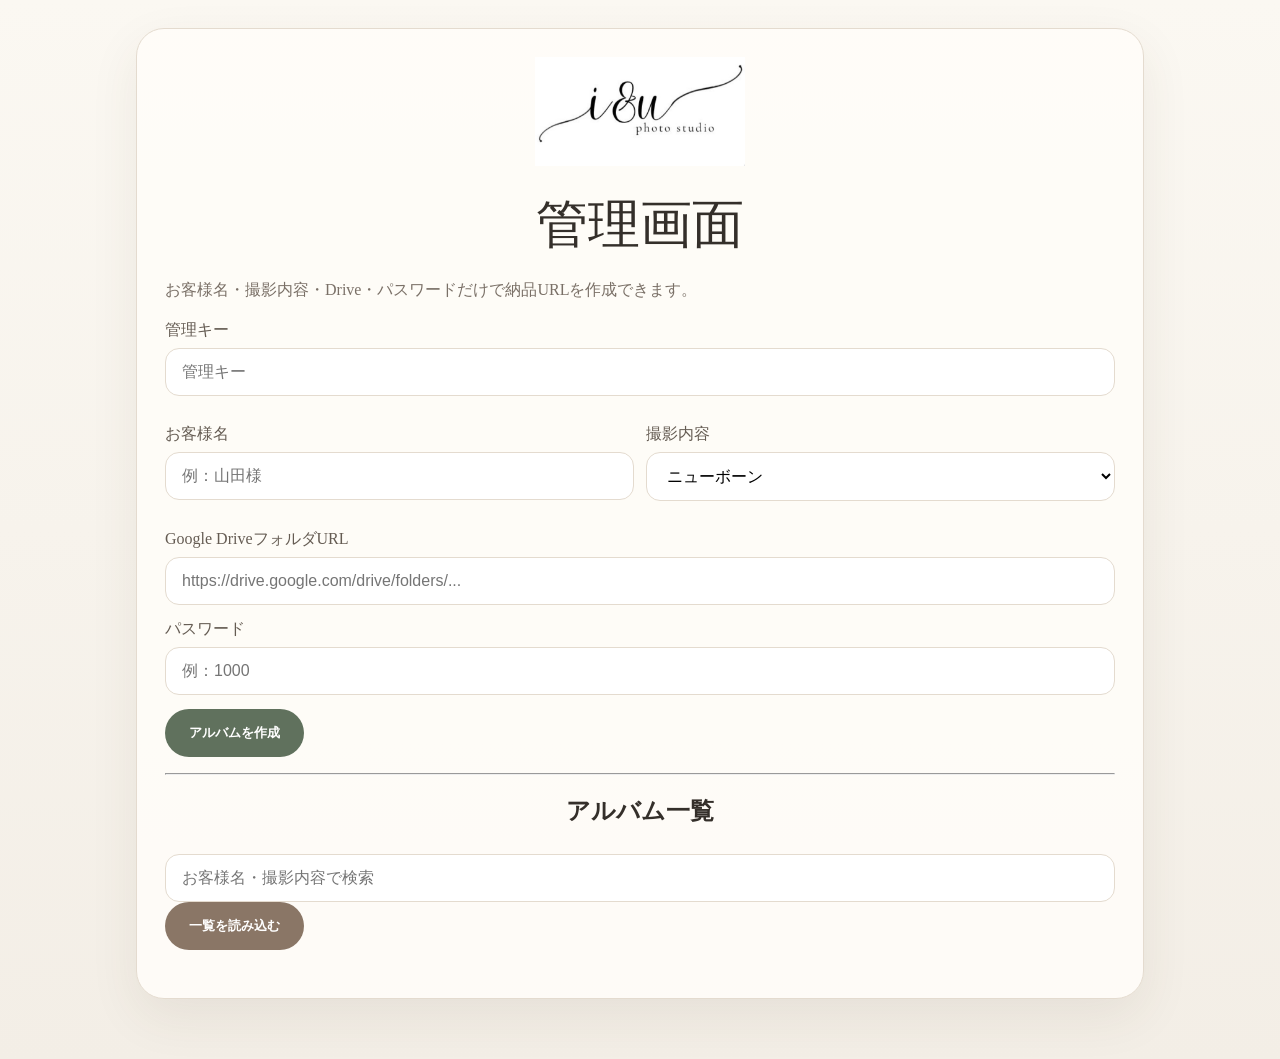
<file: admin.html>
<!doctype html><html lang="ja"><head><meta charset="utf-8"><meta name="viewport" content="width=device-width,initial-scale=1"><title>i&u admin</title><link rel="stylesheet" href="style.css"></head><body><main class="admin-main"><section class="admin-card"><img class="logo admin-logo" src="logo.jpeg" onerror="this.style.display='none'"><h1>管理画面</h1><p class="admin-lead">お客様名・撮影内容・Drive・パスワードだけで納品URLを作成できます。</p><label>管理キー<input id="keyInput" type="password" placeholder="管理キー"></label><div class="admin-grid"><label>お客様名<input id="customerInput" placeholder="例：山田様"></label><label>撮影内容<select id="typeInput"><optgroup label="ベビー"><option>ニューボーン</option><option>100日</option><option>お宮参り</option><option>ハーフバースデー</option><option>ころりんフォト</option><option>1000日</option><option>Birthday</option><option>ミルクバス</option><option>BOXフォト</option></optgroup><optgroup label="アニバーサリー"><option>アニバーサリー</option><option>家族写真</option><option>七五三</option><option>マタニティ</option></optgroup><optgroup label="季節・イベント"><option>撮影会</option><option>ひなまつり</option><option>こどもの日</option><option>クリスマス</option></optgroup><optgroup label="その他"><option>その他</option></optgroup></select></label></div><label>Google DriveフォルダURL<input id="folderInput" placeholder="https://drive.google.com/drive/folders/..."></label><label>パスワード<input id="passwordInputAdmin" placeholder="例：1000"></label><button id="saveAlbumBtn" class="button">アルバムを作成</button><p id="adminMessage" class="admin-message"></p><div id="resultBox" class="result-box" style="display:none"><p>お客様に送るURL</p><input id="albumUrlOutput" readonly><img id="qrImage" class="qr-image" style="display:none"><div class="toolbar"><button id="copyUrlBtn" class="button secondary">URLコピー</button><button id="copyTextBtn" class="button secondary">LINE文コピー</button><a id="previewLink" class="button" href="#" target="_blank">アルバム確認</a></div></div><hr><h2>アルバム一覧</h2><input id="searchInput" placeholder="お客様名・撮影内容で検索"><button id="loadListBtn" class="button secondary">一覧を読み込む</button><div id="dashboard" class="dashboard"></div><div id="albumList"></div></section></main><dialog id="editDialog" class="edit-dialog"><form method="dialog"><h2>アルバム編集</h2><input id="editSlug" type="hidden"><label>お客様名<input id="editCustomer"></label><label>撮影内容<input id="editType"></label><label>Google DriveフォルダURL またはID<input id="editFolder"></label><label>パスワード<input id="editPassword"></label><label>ダウンロード期限<input id="editLimit"></label><button id="updateAlbumBtn" class="button" type="button">保存する</button><button class="button secondary" value="cancel">閉じる</button></form></dialog><script>const ALBUM_API_URL="PASTE_APPS_SCRIPT_WEB_APP_URL_HERE";</script><script src="admin.js"></script></body></html>
</file>
<file: style.css>
:root{--bg:#f8f4ee;--card:#fffdf9;--ink:#342f2a;--muted:#7a7067;--line:#e4dbcf;--green:#60715d;--brown:#8a7666}*{box-sizing:border-box}body{margin:0;background:linear-gradient(180deg,#fbf8f2,#f3eee6);color:var(--ink);font-family:-apple-system,BlinkMacSystemFont,"Hiragino Mincho ProN","Yu Mincho",serif}a{text-decoration:none;color:inherit}.page,.admin-main{max-width:1040px;margin:0 auto;padding:28px 16px 60px}.hero,.password-card,.admin-card{background:rgba(255,253,249,.9);border:1px solid var(--line);border-radius:28px;box-shadow:0 18px 50px rgba(80,60,40,.08);padding:28px;text-align:center}.logo{display:block;max-width:260px;max-height:110px;object-fit:contain;margin:0 auto 24px}.admin-logo{max-width:210px}.eyebrow{letter-spacing:.26em;color:#9a8f84;font-size:12px}h1{font-size:clamp(30px,6vw,52px);font-weight:400;margin:10px 0}.message,.admin-lead,.save-guide{color:var(--muted);line-height:1.8}.album-info,.dashboard{display:grid;grid-template-columns:repeat(3,1fr);gap:10px;margin-top:20px}.album-info div,.dashboard div{background:#f8f4ee;border:1px solid var(--line);border-radius:18px;padding:12px}.album-info span{display:block;color:#94887e;font-size:12px;margin-bottom:5px}.password-card{margin-top:18px}input,select{width:100%;margin-top:7px;padding:14px 16px;border:1px solid var(--line);border-radius:14px;background:#fff;font-size:16px}label{display:block;text-align:left;color:#655c53;margin:14px 0}.button{display:inline-flex;align-items:center;justify-content:center;min-height:48px;padding:13px 24px;border:0;border-radius:999px;background:var(--green);color:white;font-weight:700;cursor:pointer}.button.secondary{background:var(--brown)}.button.line{background:#4f7f5e}.error{color:#b45555}.toolbar{display:flex;gap:10px;flex-wrap:wrap;justify-content:center;margin:16px 0}.gallery{display:grid;grid-template-columns:repeat(auto-fill,minmax(160px,1fr));gap:14px;margin-top:20px}.photo-card{position:relative;background:#fff;border-radius:18px;overflow:hidden;box-shadow:0 8px 24px rgba(50,40,30,.10)}.photo-button{border:0;background:transparent;padding:0;width:100%;display:block;cursor:pointer}.photo-button img{width:100%;aspect-ratio:1/1;object-fit:cover;display:block}.favorite-btn{position:absolute;top:8px;right:8px;z-index:2;width:38px;height:38px;border:0;border-radius:999px;background:rgba(255,255,255,.88);font-size:22px;color:#8e7568}.favorite-btn.is-active{color:#bd6b6b}.photo-actions,.lightbox-actions{display:flex;gap:8px;padding:10px;justify-content:center;flex-wrap:wrap}.photo-actions a,.lightbox-actions a{font-size:13px;border-radius:999px;padding:9px 12px;color:#fff}.original{background:var(--green)}.mobile{background:var(--brown)}.lightbox{display:none;position:fixed;inset:0;background:rgba(20,18,16,.92);z-index:999;align-items:center;justify-content:center;padding:74px 12px 86px}.lightbox.is-open{display:flex}#lightboxImage{max-width:100%;max-height:72vh;object-fit:contain;border-radius:12px;box-shadow:0 18px 60px rgba(0,0,0,.35);transition:transform .16s ease}.close{position:fixed;top:18px;right:18px;width:48px;height:48px;border:0;border-radius:999px;background:#fff;font-size:34px;color:#443b34;z-index:1001}.lightbox-nav{position:fixed;top:50%;transform:translateY(-50%);z-index:1001;width:56px;height:56px;border:0;border-radius:999px;background:rgba(255,255,255,.92);box-shadow:0 12px 34px rgba(0,0,0,.30);font-size:24px;color:#51483f}.lightbox-prev{left:16px}.lightbox-next{right:16px}.lightbox-counter{position:fixed;left:50%;bottom:82px;transform:translateX(-50%);z-index:1001;background:rgba(255,255,255,.92);border-radius:999px;padding:8px 16px;color:#51483f;font-size:13px}.lightbox-actions{position:fixed;left:0;right:0;bottom:20px;z-index:1001}.admin-card{text-align:left}.admin-card h1,.admin-card h2{text-align:center}.admin-grid{display:grid;grid-template-columns:1fr 1fr;gap:12px}.admin-message{text-align:center;color:var(--muted)}.result-box{background:#f8f4ee;border:1px solid var(--line);border-radius:22px;padding:18px;text-align:center;margin-top:16px}.qr-image{width:180px;height:180px;margin:12px auto;display:block;border-radius:12px}.album-item{background:#fff;border:1px solid var(--line);border-radius:18px;padding:16px;margin:12px 0}.album-meta{color:var(--muted);line-height:1.8}.album-actions{display:flex;gap:8px;flex-wrap:wrap}.album-actions a,.album-actions button{border:0;border-radius:999px;padding:9px 12px;background:#f1ebe2;color:#544a41;cursor:pointer}.edit-dialog{border:0;border-radius:24px;padding:22px;width:min(560px,92vw);box-shadow:0 20px 70px rgba(0,0,0,.22);background:#fff}.expired{text-align:center;background:#fff;border-radius:22px;padding:36px;color:var(--muted);line-height:2}@media(max-width:640px){.album-info,.admin-grid{grid-template-columns:1fr}.gallery{grid-template-columns:repeat(2,1fr);gap:10px}.hero,.password-card,.admin-card{padding:22px 16px}.lightbox-nav{width:46px;height:46px;font-size:20px}.lightbox-prev{left:8px}.lightbox-next{right:8px}}
</file>
